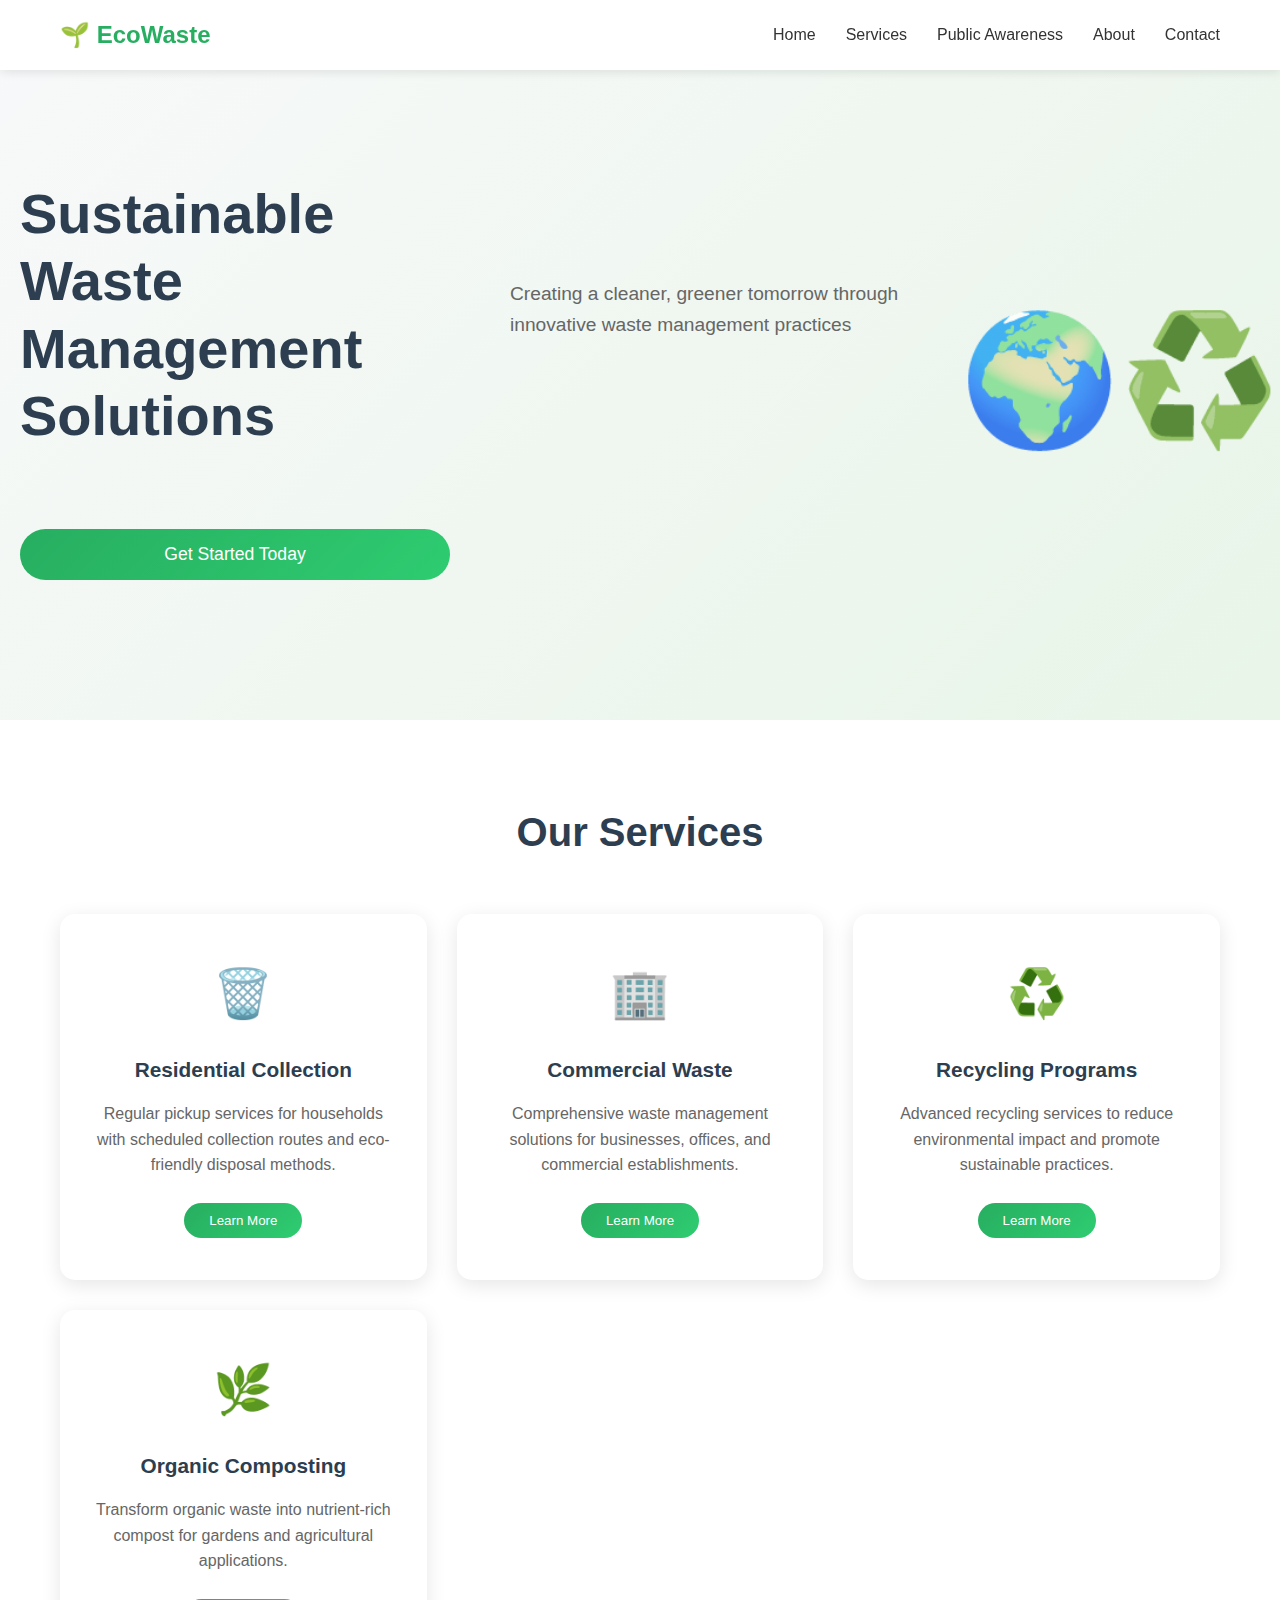
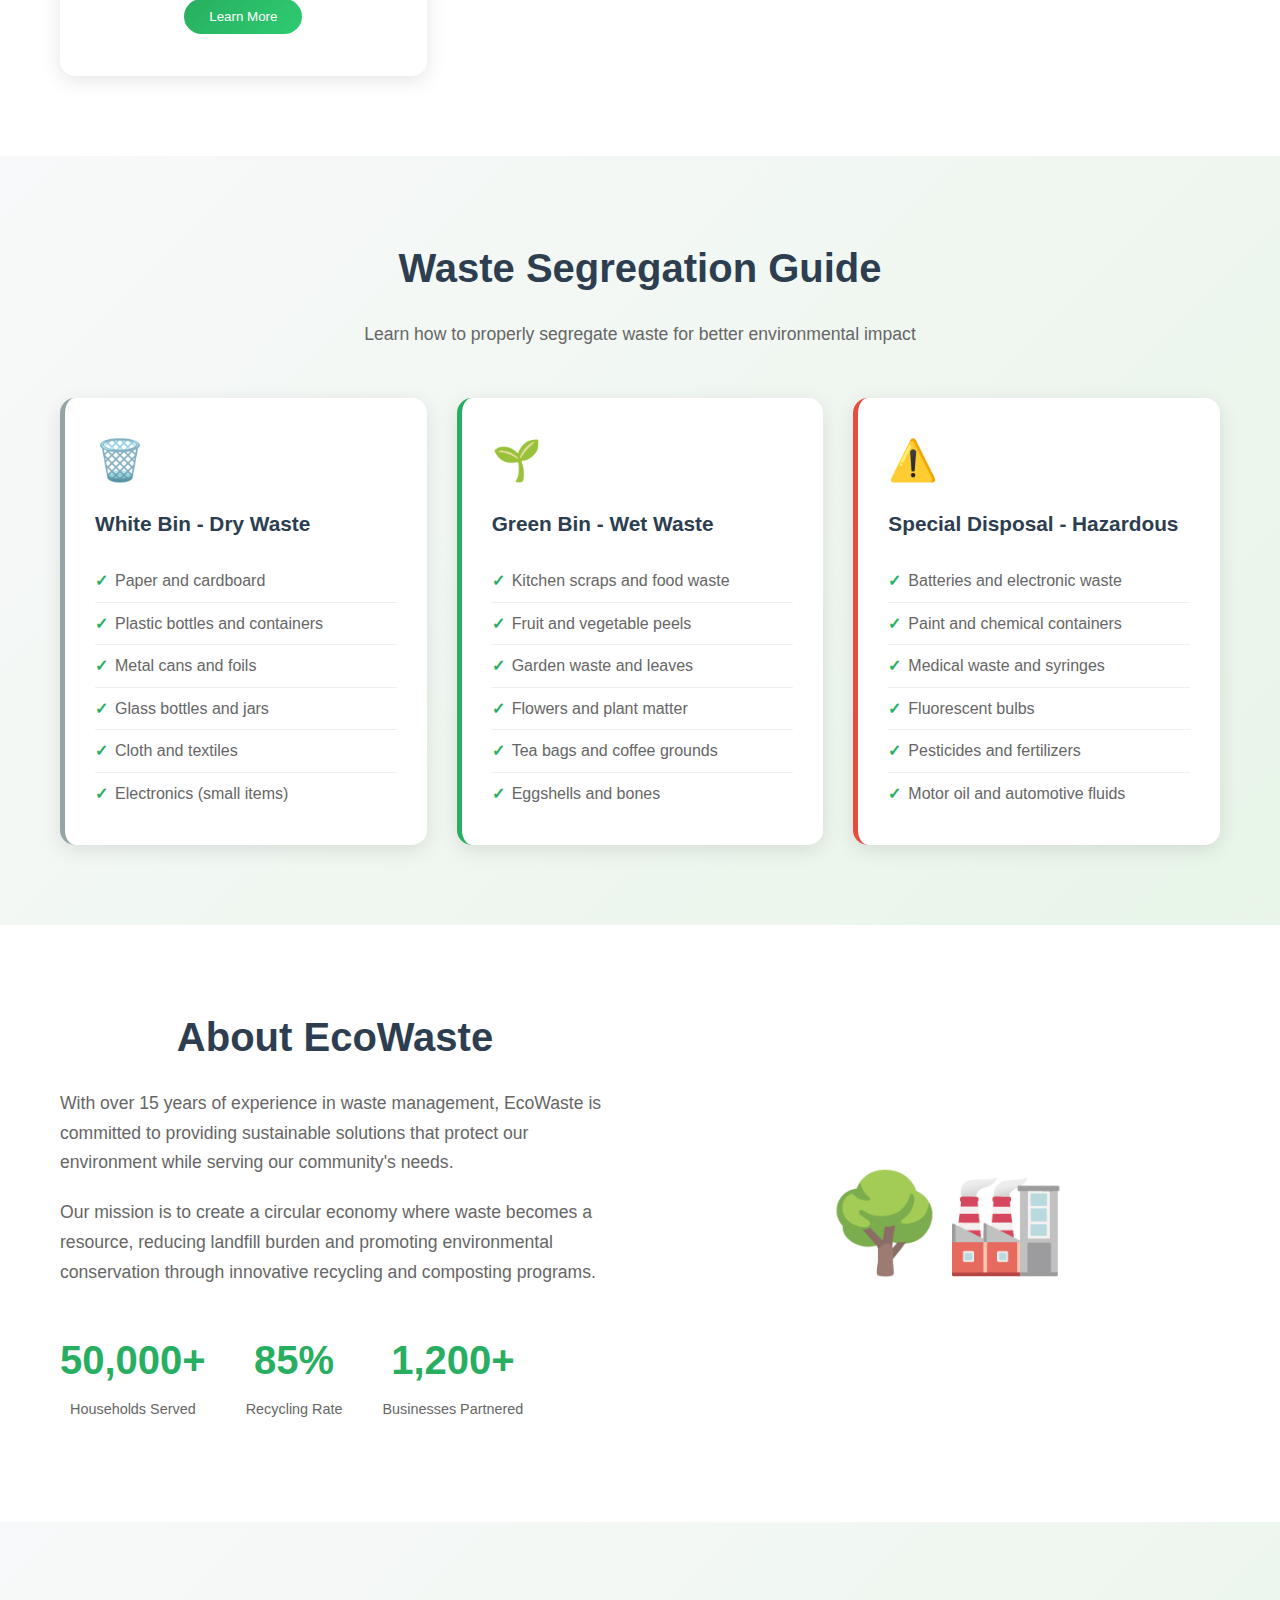
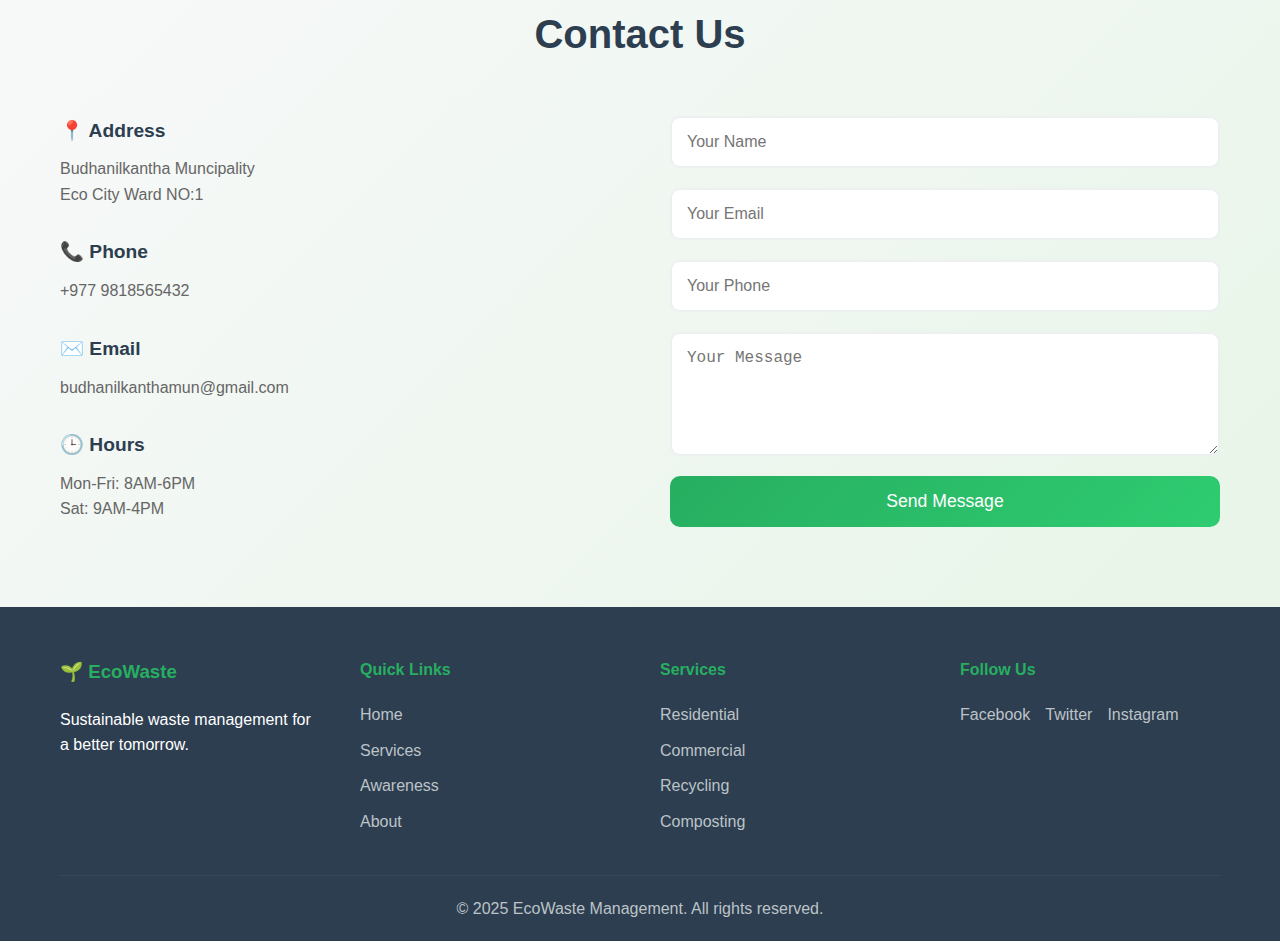
<file: templates/index.html>
<!DOCTYPE html>
<html lang="en">
<head>
    <meta charset="UTF-8">
    <meta name="viewport" content="width=device-width, initial-scale=1.0">
    <title>EcoWaste Management - Sustainable Solutions</title>
    <link rel="stylesheet" href="../css/style.css">
</head>
<body>
    <!-- Navigation -->
    <nav class="navbar">
        <div class="nav-container">
            <div class="nav-logo">
                <h2>🌱 EcoWaste</h2>
            </div>
            <ul class="nav-menu">
                <li class="nav-item">
                    <a href="#home" class="nav-link">Home</a>
                </li>
                <li class="nav-item">
                    <a href="#services" class="nav-link">Services</a>
                </li>
                <li class="nav-item">
                    <a href="#awareness" class="nav-link">Public Awareness</a>
                </li>
                <li class="nav-item">
                    <a href="#about" class="nav-link">About</a>
                </li>
                <li class="nav-item">
                    <a href="contact.html" class="nav-link">Contact</a>
                </li>
            </ul>
            <div class="hamburger">
                <span class="bar"></span>
                <span class="bar"></span>
                <span class="bar"></span>
            </div>
        </div>
    </nav>

    <!-- Hero Section -->
    <section id="home" class="hero">
        <div class="hero-content">
            <h1>Sustainable Waste Management Solutions</h1>
            <p>Creating a cleaner, greener tomorrow through innovative waste management practices</p>
            <button class="cta-button">Get Started Today</button>
        </div>
        <div class="hero-image">
            <div class="hero-placeholder">🌍♻️</div>
        </div>
    </section>

    <!-- Services Section -->
    <section id="services" class="services">
        <div class="container">
            <h2 class="section-title">Our Services</h2>
            <div class="services-grid">
                <div class="service-card">
                    <div class="card-icon">🗑️</div>
                    <h3>Residential Collection</h3>
                    <p>Regular pickup services for households with scheduled collection routes and eco-friendly disposal methods.</p>
                    <button class="card-button">Learn More</button>
                </div>
                <div class="service-card">
                    <div class="card-icon">🏢</div>
                    <h3>Commercial Waste</h3>
                    <p>Comprehensive waste management solutions for businesses, offices, and commercial establishments.</p>
                    <button class="card-button">Learn More</button>
                </div>
                <div class="service-card">
                    <div class="card-icon">♻️</div>
                    <h3>Recycling Programs</h3>
                    <p>Advanced recycling services to reduce environmental impact and promote sustainable practices.</p>
                    <button class="card-button">Learn More</button>
                </div>
                <div class="service-card">
                    <div class="card-icon">🌿</div>
                    <h3>Organic Composting</h3>
                    <p>Transform organic waste into nutrient-rich compost for gardens and agricultural applications.</p>
                    <button class="card-button">Learn More</button>
                </div>
            </div>
        </div>
    </section>

    <!-- Public Awareness Section -->
    <section id="awareness" class="awareness">
        <div class="container">
            <h2 class="section-title">Waste Segregation Guide</h2>
            <p class="section-subtitle">Learn how to properly segregate waste for better environmental impact</p>
            
            <div class="bin-guide">
                <div class="bin-card white-bin">
                    <div class="bin-icon">🗑️</div>
                    <h3>White Bin - Dry Waste</h3>
                    <ul class="waste-list">
                        <li>Paper and cardboard</li>
                        <li>Plastic bottles and containers</li>
                        <li>Metal cans and foils</li>
                        <li>Glass bottles and jars</li>
                        <li>Cloth and textiles</li>
                        <li>Electronics (small items)</li>
                    </ul>
                </div>
                
                <div class="bin-card green-bin">
                    <div class="bin-icon">🌱</div>
                    <h3>Green Bin - Wet Waste</h3>
                    <ul class="waste-list">
                        <li>Kitchen scraps and food waste</li>
                        <li>Fruit and vegetable peels</li>
                        <li>Garden waste and leaves</li>
                        <li>Flowers and plant matter</li>
                        <li>Tea bags and coffee grounds</li>
                        <li>Eggshells and bones</li>
                    </ul>
                </div>
                
                <div class="bin-card hazard-bin">
                    <div class="bin-icon">⚠️</div>
                    <h3>Special Disposal - Hazardous</h3>
                    <ul class="waste-list">
                        <li>Batteries and electronic waste</li>
                        <li>Paint and chemical containers</li>
                        <li>Medical waste and syringes</li>
                        <li>Fluorescent bulbs</li>
                        <li>Pesticides and fertilizers</li>
                        <li>Motor oil and automotive fluids</li>
                    </ul>
                </div>
            </div>
        </div>
    </section>

    <!-- About Section -->
    <section id="about" class="about">
        <div class="container">
            <div class="about-content">
                <div class="about-text">
                    <h2 class="section-title">About EcoWaste</h2>
                    <p>With over 15 years of experience in waste management, EcoWaste is committed to providing sustainable solutions that protect our environment while serving our community's needs.</p>
                    <p>Our mission is to create a circular economy where waste becomes a resource, reducing landfill burden and promoting environmental conservation through innovative recycling and composting programs.</p>
                    <div class="stats">
                        <div class="stat">
                            <h3>50,000+</h3>
                            <p>Households Served</p>
                        </div>
                        <div class="stat">
                            <h3>85%</h3>
                            <p>Recycling Rate</p>
                        </div>
                        <div class="stat">
                            <h3>1,200+</h3>
                            <p>Businesses Partnered</p>
                        </div>
                    </div>
                </div>
                <div class="about-image">
                    <div class="about-placeholder">🌳🏭</div>
                </div>
            </div>
        </div>
    </section>

    <!-- Contact Section -->
    <section id="contact" class="contact">
        <div class="container">
            <h2 class="section-title">Contact Us</h2>
            <div class="contact-content">
                <div class="contact-info">
                    <div class="contact-item">
                        <h3>📍 Address</h3>
                        <p>Budhanilkantha Muncipality<br>Eco City Ward NO:1</p>
                    </div>
                    <div class="contact-item">
                        <h3>📞 Phone</h3>
                        <p>+977 9818565432</p>
                    </div>
                    <div class="contact-item">
                        <h3>✉️ Email</h3>
                        <p> budhanilkanthamun@gmail.com </p>
                    </div>
                    <div class="contact-item">
                        <h3>🕒 Hours</h3>
                        <p>Mon-Fri: 8AM-6PM<br>Sat: 9AM-4PM</p>
                    </div>
                </div>
                <form class="contact-form">
                    <input type="text" placeholder="Your Name" required>
                    <input type="email" placeholder="Your Email" required>
                    <input type="tel" placeholder="Your Phone">
                    <textarea placeholder="Your Message" rows="5" required></textarea>
                    <button type="submit" class="submit-button">Send Message</button>
                </form>
            </div>
        </div>
    </section>

    <!-- Footer -->
    <footer class="footer">
        <div class="container">
            <div class="footer-content">
                <div class="footer-section">
                    <h3>🌱 EcoWaste</h3>
                    <p>Sustainable waste management for a better tomorrow.</p>
                </div>
                <div class="footer-section">
                    <h4>Quick Links</h4>
                    <ul>
                        <li><a href="#home">Home</a></li>
                        <li><a href="#services">Services</a></li>
                        <li><a href="#awareness">Awareness</a></li>
                        <li><a href="#about">About</a></li>
                    </ul>
                </div>
                <div class="footer-section">
                    <h4>Services</h4>
                    <ul>
                        <li><a href="#">Residential</a></li>
                        <li><a href="#">Commercial</a></li>
                        <li><a href="#">Recycling</a></li>
                        <li><a href="#">Composting</a></li>
                    </ul>
                </div>
                <div class="footer-section">
                    <h4>Follow Us</h4>
                    <div class="social-links">
                        <a href="#">Facebook</a>
                        <a href="#">Twitter</a>
                        <a href="#">Instagram</a>
                    </div>
                </div>
            </div>
            <div class="footer-bottom">
                <p>&copy; 2025 EcoWaste Management. All rights reserved.</p>
            </div>
        </div>
    </footer>

    <script src="../javascript/script.js"></script>
</body>
</html>
</file>
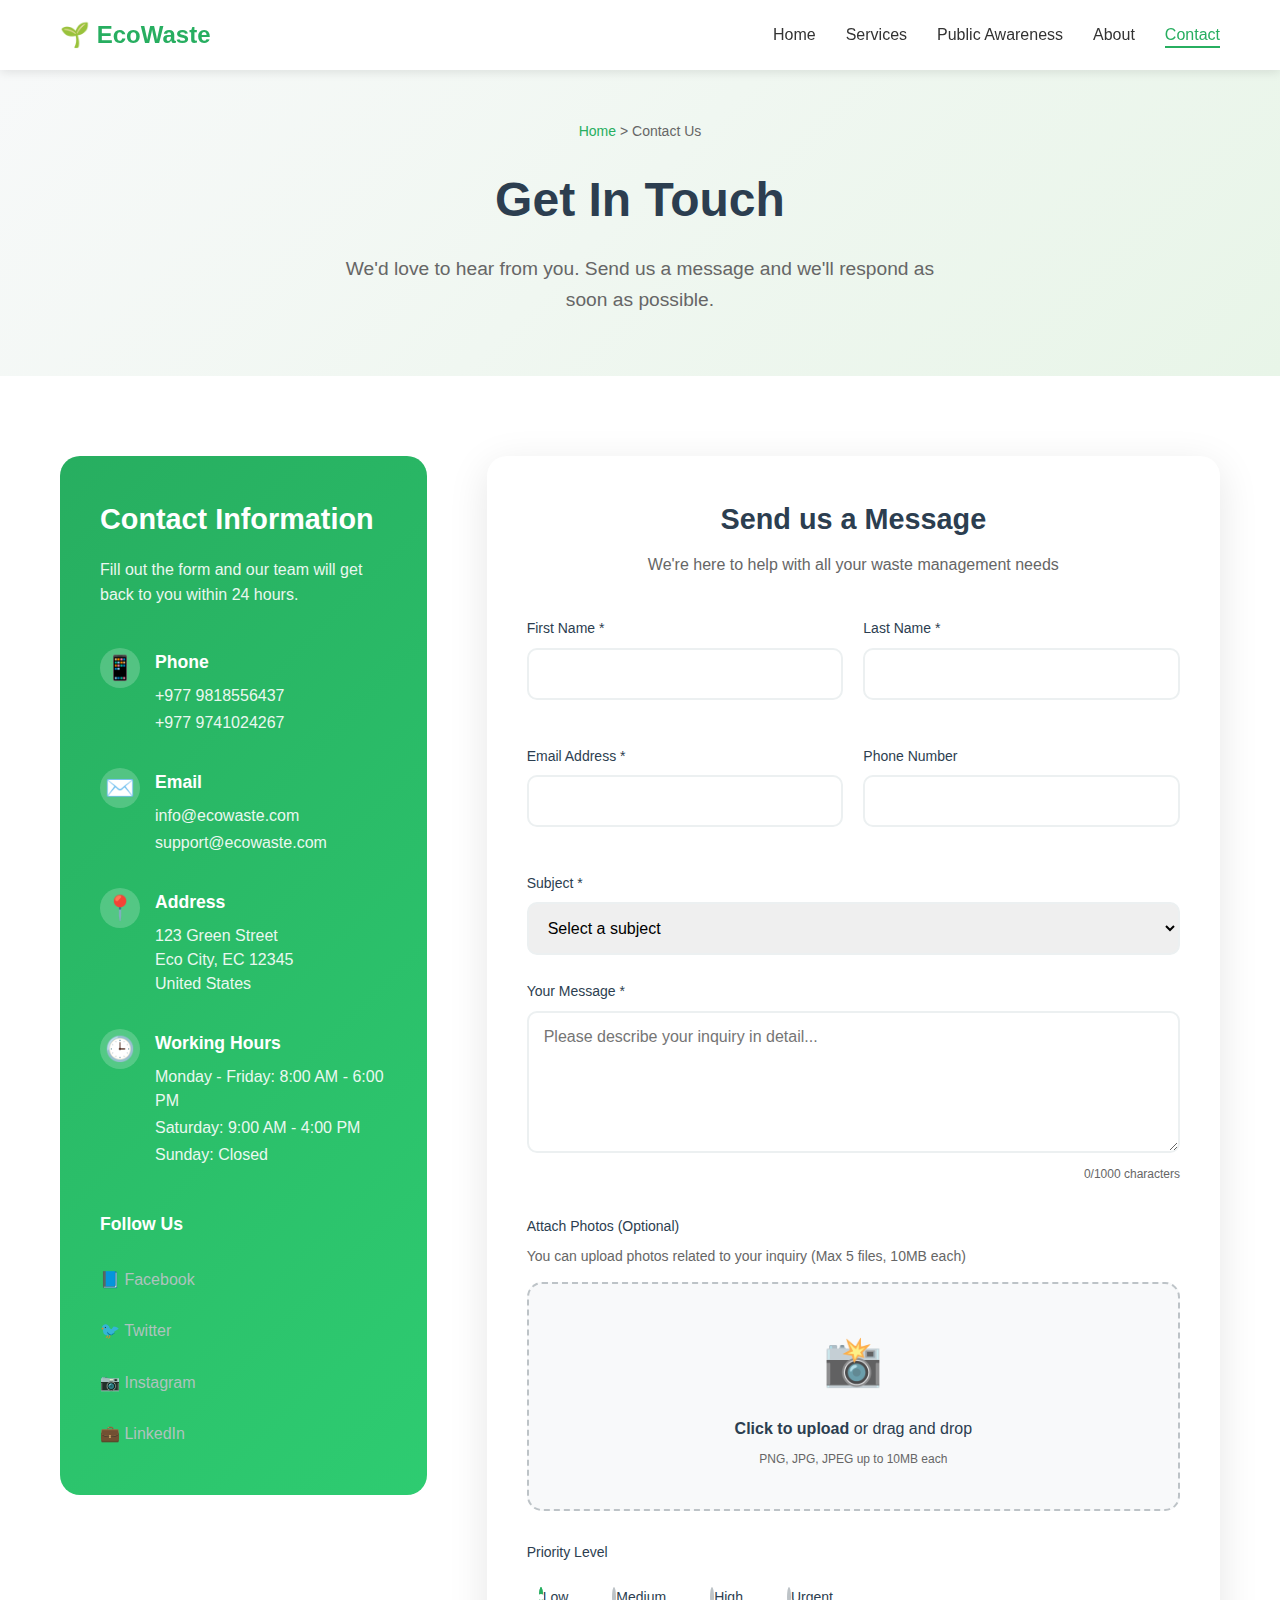
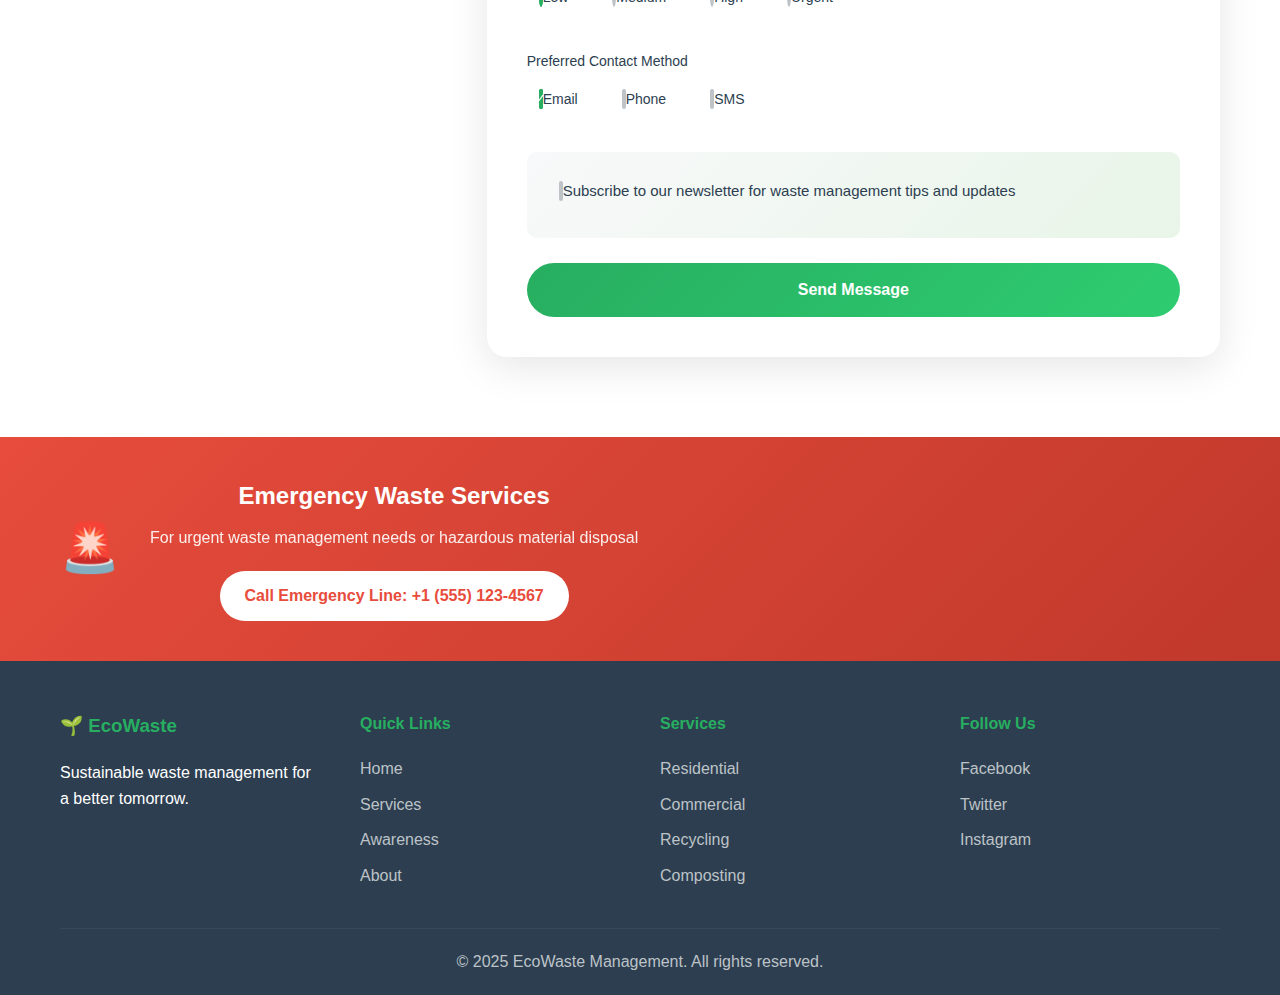
<file: templates/contact.html>
<!DOCTYPE html>
<html lang="en">
<head>
    <meta charset="UTF-8">
    <meta name="viewport" content="width=device-width, initial-scale=1.0">
    <title>Contact Us - EcoWaste Management</title>
    <link rel="stylesheet" href="../css/style.css">
    <link rel="stylesheet" href="../css/contact.css">
</head>
<body>
    <!-- Navigation -->
    <nav class="navbar">
        <div class="nav-container">
            <div class="nav-logo">
                <h2>🌱 EcoWaste</h2>
            </div>
            <ul class="nav-menu">
                <li class="nav-item">
                    <a href="index.html" class="nav-link">Home</a>
                </li>
                <li class="nav-item">
                    <a href="index.html#services" class="nav-link">Services</a>
                </li>
                <li class="nav-item">
                    <a href="index.html#awareness" class="nav-link">Public Awareness</a>
                </li>
                <li class="nav-item">
                    <a href="index.html#about" class="nav-link">About</a>
                </li>
                <li class="nav-item">
                    <a href="contact.html" class="nav-link active">Contact</a>
                </li>
            </ul>
            <div class="hamburger">
                <span class="bar"></span>
                <span class="bar"></span>
                <span class="bar"></span>
            </div>
        </div>
    </nav>

    <!-- Contact Hero Section -->
    <section class="contact-hero">
        <div class="container">
            <div class="breadcrumb">
                <a href="index.html">Home</a> > <span>Contact Us</span>
            </div>
            <h1>Get In Touch</h1>
            <p>We'd love to hear from you. Send us a message and we'll respond as soon as possible.</p>
        </div>
    </section>

    <!-- Contact Form Section -->
    <section class="contact-form-section">
        <div class="container">
            <div class="contact-layout">
                <!-- Contact Information -->
                <div class="contact-info-card">
                    <h2>Contact Information</h2>
                    <p>Fill out the form and our team will get back to you within 24 hours.</p>
                    
                    <div class="contact-details">
                        <div class="contact-detail">
                            <div class="contact-icon">📱</div>
                            <div class="contact-text">
                                <h4>Phone</h4>
                                <p>+977 9818556437</p>
                                <p>+977 9741024267</p>
                            </div>
                        </div>
                        
                        <div class="contact-detail">
                            <div class="contact-icon">✉️</div>
                            <div class="contact-text">
                                <h4>Email</h4>
                                <p>info@ecowaste.com</p>
                                <p>support@ecowaste.com</p>
                            </div>
                        </div>
                        
                        <div class="contact-detail">
                            <div class="contact-icon">📍</div>
                            <div class="contact-text">
                                <h4>Address</h4>
                                <p>123 Green Street<br>Eco City, EC 12345<br>United States</p>
                            </div>
                        </div>
                        
                        <div class="contact-detail">
                            <div class="contact-icon">🕒</div>
                            <div class="contact-text">
                                <h4>Working Hours</h4>
                                <p>Monday - Friday: 8:00 AM - 6:00 PM</p>
                                <p>Saturday: 9:00 AM - 4:00 PM</p>
                                <p>Sunday: Closed</p>
                            </div>
                        </div>
                    </div>
                    
                    <div class="social-media">
                        <h4>Follow Us</h4>
                        <div class="social-links">
                            <a href="#" class="social-link">📘 Facebook</a>
                            <a href="#" class="social-link">🐦 Twitter</a>
                            <a href="#" class="social-link">📷 Instagram</a>
                            <a href="#" class="social-link">💼 LinkedIn</a>
                        </div>
                    </div>
                </div>

                <!-- Contact Form -->
                <div class="contact-form-card">
                    <form class="advanced-contact-form" id="contactForm">
                        <div class="form-header">
                            <h2>Send us a Message</h2>
                            <p>We're here to help with all your waste management needs</p>
                        </div>

                        <div class="form-row">
                            <div class="form-group">
                                <label for="firstName">First Name *</label>
                                <input type="text" id="firstName" name="firstName" required>
                            </div>
                            <div class="form-group">
                                <label for="lastName">Last Name *</label>
                                <input type="text" id="lastName" name="lastName" required>
                            </div>
                        </div>

                        <div class="form-row">
                            <div class="form-group">
                                <label for="email">Email Address *</label>
                                <input type="email" id="email" name="email" required>
                            </div>
                            <div class="form-group">
                                <label for="phone">Phone Number</label>
                                <input type="tel" id="phone" name="phone">
                            </div>
                        </div>

                        <div class="form-group">
                            <label for="subject">Subject *</label>
                            <select id="subject" name="subject" required>
                                <option value="">Select a subject</option>
                                <option value="residential">Residential Services</option>
                                <option value="commercial">Commercial Services</option>
                                <option value="recycling">Recycling Programs</option>
                                <option value="composting">Organic Composting</option>
                                <option value="complaint">Service Complaint</option>
                                <option value="billing">Billing Inquiry</option>
                                <option value="other">Other</option>
                            </select>
                        </div>

                        <div class="form-group">
                            <label for="message">Your Message *</label>
                            <textarea id="message" name="message" rows="6" placeholder="Please describe your inquiry in detail..." required></textarea>
                            <div class="character-count">
                                <span id="charCount">0</span>/1000 characters
                            </div>
                        </div>

                        <!-- Photo Upload Section -->
                        <div class="form-group photo-upload-section">
                            <label for="photoUpload">Attach Photos (Optional)</label>
                            <p class="upload-description">You can upload photos related to your inquiry (Max 5 files, 10MB each)</p>
                            
                            <div class="upload-area" id="uploadArea">
                                <div class="upload-content">
                                    <div class="upload-icon">📸</div>
                                    <p class="upload-text">
                                        <strong>Click to upload</strong> or drag and drop
                                    </p>
                                    <p class="upload-formats">PNG, JPG, JPEG up to 10MB each</p>
                                </div>
                                <input type="file" id="photoUpload" name="photos" multiple accept="image/*" hidden>
                            </div>
                            
                            <div class="uploaded-files" id="uploadedFiles"></div>
                        </div>

                        <!-- Priority Level -->
                        <div class="form-group">
                            <label class="priority-label">Priority Level</label>
                            <div class="priority-options">
                                <label class="radio-option">
                                    <input type="radio" name="priority" value="low" checked>
                                    <span class="radio-custom"></span>
                                    <span class="radio-text">Low</span>
                                </label>
                                <label class="radio-option">
                                    <input type="radio" name="priority" value="medium">
                                    <span class="radio-custom"></span>
                                    <span class="radio-text">Medium</span>
                                </label>
                                <label class="radio-option">
                                    <input type="radio" name="priority" value="high">
                                    <span class="radio-custom"></span>
                                    <span class="radio-text">High</span>
                                </label>
                                <label class="radio-option">
                                    <input type="radio" name="priority" value="urgent">
                                    <span class="radio-custom"></span>
                                    <span class="radio-text">Urgent</span>
                                </label>
                            </div>
                        </div>

                        <!-- Preferred Contact Method -->
                        <div class="form-group">
                            <label>Preferred Contact Method</label>
                            <div class="checkbox-group">
                                <label class="checkbox-option">
                                    <input type="checkbox" name="contactMethod" value="email" checked>
                                    <span class="checkbox-custom"></span>
                                    <span class="checkbox-text">Email</span>
                                </label>
                                <label class="checkbox-option">
                                    <input type="checkbox" name="contactMethod" value="phone">
                                    <span class="checkbox-custom"></span>
                                    <span class="checkbox-text">Phone</span>
                                </label>
                                <label class="checkbox-option">
                                    <input type="checkbox" name="contactMethod" value="sms">
                                    <span class="checkbox-custom"></span>
                                    <span class="checkbox-text">SMS</span>
                                </label>
                            </div>
                        </div>

                        <!-- Newsletter Subscription -->
                        <div class="form-group newsletter-section">
                            <label class="checkbox-option newsletter-option">
                                <input type="checkbox" name="newsletter" value="yes">
                                <span class="checkbox-custom"></span>
                                <span class="checkbox-text">
                                    Subscribe to our newsletter for waste management tips and updates
                                </span>
                            </label>
                        </div>

                        <!-- Submit Button -->
                        <button type="submit" class="submit-btn" id="submitBtn">
                            <span class="btn-text">Send Message</span>
                            <div class="btn-loader" style="display: none;">
                                <div class="spinner"></div>
                            </div>
                        </button>

                        <!-- Form Status -->
                        <div class="form-status" id="formStatus"></div>
                    </form>
                </div>
            </div>
        </div>
    </section>

    <!-- Emergency Contact Section -->
    <section class="emergency-contact">
        <div class="container">
            <div class="emergency-card">
                <div class="emergency-icon">🚨</div>
                <div class="emergency-content">
                    <h3>Emergency Waste Services</h3>
                    <p>For urgent waste management needs or hazardous material disposal</p>
                    <a href="tel:01-4372725 " class="emergency-btn">Call Emergency Line: +1 (555) 123-4567</a>
                </div>
            </div>
        </div>
    </section>

    <!-- Footer -->
    <footer class="footer">
        <div class="container">
            <div class="footer-content">
                <div class="footer-section">
                    <h3>🌱 EcoWaste</h3>
                    <p>Sustainable waste management for a better tomorrow.</p>
                </div>
                <div class="footer-section">
                    <h4>Quick Links</h4>
                    <ul>
                        <li><a href="index.html">Home</a></li>
                        <li><a href="index.html#services">Services</a></li>
                        <li><a href="index.html#awareness">Awareness</a></li>
                        <li><a href="index.html#about">About</a></li>
                    </ul>
                </div>
                <div class="footer-section">
                    <h4>Services</h4>
                    <ul>
                        <li><a href="#">Residential</a></li>
                        <li><a href="#">Commercial</a></li>
                        <li><a href="#">Recycling</a></li>
                        <li><a href="#">Composting</a></li>
                    </ul>
                </div>
                <div class="footer-section">
                    <h4>Follow Us</h4>
                    <div class="social-links">
                        <a href="#">Facebook</a>
                        <a href="#">Twitter</a>
                        <a href="#">Instagram</a>
                    </div>
                </div>
            </div>
            <div class="footer-bottom">
                <p>&copy; 2025 EcoWaste Management. All rights reserved.</p>
            </div>
        </div>
    </footer>

    <script src="../javascript/script.js"></script>
    <!-- <script src="contact-script.js"></script> -->
</body>
</html>
</file>
<file: css/contact.css>
/* Contact Page Specific Styles */

/* Contact Hero Section */
.contact-hero {
    background: linear-gradient(135deg, #f8f9fa 0%, #e8f5e8 100%);
    padding: 120px 0 60px;
    text-align: center;
}

.breadcrumb {
    margin-bottom: 20px;
    font-size: 14px;
    color: #666;
}

.breadcrumb a {
    color: #27ae60;
    text-decoration: none;
}

.breadcrumb a:hover {
    text-decoration: underline;
}

.contact-hero h1 {
    font-size: 3rem;
    color: #2c3e50;
    margin-bottom: 15px;
}

.contact-hero p {
    font-size: 1.2rem;
    color: #666;
    max-width: 600px;
    margin: 0 auto;
}

/* Contact Form Section */
.contact-form-section {
    padding: 80px 0;
    background-color: #ffffff;
}

.contact-layout {
    display: grid;
    grid-template-columns: 1fr 2fr;
    gap: 60px;
    align-items: start;
}

/* Contact Information Card */
.contact-info-card {
    background: linear-gradient(135deg, #27ae60, #2ecc71);
    padding: 40px;
    border-radius: 20px;
    color: white;
    height: fit-content;
    position: sticky;
    top: 100px;
}

.contact-info-card h2 {
    margin-bottom: 15px;
    font-size: 1.8rem;
}

.contact-info-card > p {
    margin-bottom: 40px;
    opacity: 0.9;
}

.contact-details {
    margin-bottom: 40px;
}

.contact-detail {
    display: flex;
    align-items: flex-start;
    margin-bottom: 30px;
    gap: 15px;
}

.contact-icon {
    font-size: 1.5rem;
    width: 40px;
    height: 40px;
    background: rgba(255, 255, 255, 0.2);
    border-radius: 50%;
    display: flex;
    align-items: center;
    justify-content: center;
    flex-shrink: 0;
}

.contact-text h4 {
    margin-bottom: 8px;
    font-size: 1.1rem;
}

.contact-text p {
    opacity: 0.9;
    line-height: 1.5;
    margin-bottom: 3px;
}

.social-media h4 {
    margin-bottom: 20px;
    font-size: 1.1rem;
}

.social-links {
    display: flex;
    flex-direction: column;
    gap: 10px;
}

.social-link {
    color: white;
    text-decoration: none;
    padding: 8px 0;
    opacity: 0.9;
    transition: opacity 0.3s ease;
}

.social-link:hover {
    opacity: 1;
}

/* Contact Form Card */
.contact-form-card {
    background: #ffffff;
    padding: 40px;
    border-radius: 20px;
    box-shadow: 0 10px 40px rgba(0, 0, 0, 0.1);
}

.form-header {
    text-align: center;
    margin-bottom: 40px;
}

.form-header h2 {
    color: #2c3e50;
    font-size: 1.8rem;
    margin-bottom: 10px;
}

.form-header p {
    color: #666;
}

/* Form Styling */
.advanced-contact-form {
    max-width: 100%;
}

.form-row {
    display: grid;
    grid-template-columns: 1fr 1fr;
    gap: 20px;
    margin-bottom: 20px;
}

.form-group {
    margin-bottom: 25px;
}

.form-group label {
    display: block;
    margin-bottom: 8px;
    color: #2c3e50;
    font-weight: 500;
    font-size: 14px;
}

.form-group input,
.form-group select,
.form-group textarea {
    width: 100%;
    padding: 15px;
    border: 2px solid #ecf0f1;
    border-radius: 10px;
    font-size: 16px;
    transition: all 0.3s ease;
    font-family: inherit;
}

.form-group input:focus,
.form-group select:focus,
.form-group textarea:focus {
    outline: none;
    border-color: #27ae60;
    box-shadow: 0 0 0 3px rgba(39, 174, 96, 0.1);
}

.form-group textarea {
    resize: vertical;
    min-height: 120px;
}

.character-count {
    text-align: right;
    font-size: 12px;
    color: #666;
    margin-top: 5px;
}

/* Photo Upload Section */
.photo-upload-section {
    margin: 30px 0;
}

.upload-description {
    font-size: 14px;
    color: #666;
    margin-bottom: 15px;
}

.upload-area {
    border: 2px dashed #bdc3c7;
    border-radius: 15px;
    padding: 40px 20px;
    text-align: center;
    cursor: pointer;
    transition: all 0.3s ease;
    background: #f8f9fa;
}

.upload-area:hover {
    border-color: #27ae60;
    background: rgba(39, 174, 96, 0.05);
}

.upload-area.dragover {
    border-color: #27ae60;
    background: rgba(39, 174, 96, 0.1);
    transform: scale(1.02);
}

.upload-content {
    pointer-events: none;
}

.upload-icon {
    font-size: 3rem;
    margin-bottom: 15px;
    opacity: 0.7;
}

.upload-text {
    color: #2c3e50;
    margin-bottom: 8px;
}

.upload-formats {
    font-size: 12px;
    color: #666;
}

.uploaded-files {
    margin-top: 20px;
}

.file-item {
    display: flex;
    align-items: center;
    justify-content: space-between;
    padding: 10px 15px;
    background: #f8f9fa;
    border-radius: 8px;
    margin-bottom: 10px;
}

.file-info {
    display: flex;
    align-items: center;
    gap: 10px;
}

.file-icon {
    width: 40px;
    height: 40px;
    border-radius: 5px;
    object-fit: cover;
}

.file-details {
    flex: 1;
}

.file-name {
    font-weight: 500;
    color: #2c3e50;
    margin-bottom: 2px;
}

.file-size {
    font-size: 12px;
    color: #666;
}

.file-remove {
    background: #e74c3c;
    color: white;
    border: none;
    border-radius: 50%;
    width: 24px;
    height: 24px;
    cursor: pointer;
    font-size: 14px;
    display: flex;
    align-items: center;
    justify-content: center;
}

.file-remove:hover {
    background: #c0392b;
}

/* Priority Options */
.priority-label {
    margin-bottom: 15px !important;
}

.priority-options {
    display: flex;
    gap: 20px;
    flex-wrap: wrap;
}

.radio-option {
    display: flex;
    align-items: center;
    gap: 8px;
    cursor: pointer;
    padding: 8px 12px;
    border-radius: 8px;
    transition: background-color 0.3s ease;
}

.radio-option:hover {
    background: #f8f9fa;
}

.radio-option input[type="radio"] {
    display: none;
}

.radio-custom {
    width: 18px;
    height: 18px;
    border: 2px solid #bdc3c7;
    border-radius: 50%;
    position: relative;
    transition: all 0.3s ease;
}

.radio-option input[type="radio"]:checked + .radio-custom {
    border-color: #27ae60;
    background: #27ae60;
}

.radio-option input[type="radio"]:checked + .radio-custom::after {
    content: '';
    width: 6px;
    height: 6px;
    border-radius: 50%;
    background: white;
    position: absolute;
    top: 50%;
    left: 50%;
    transform: translate(-50%, -50%);
}

.radio-text {
    color: #2c3e50;
    font-size: 14px;
}

/* Checkbox Options */
.checkbox-group {
    display: flex;
    gap: 20px;
    flex-wrap: wrap;
}

.checkbox-option {
    display: flex;
    align-items: center;
    gap: 8px;
    cursor: pointer;
    padding: 8px 12px;
    border-radius: 8px;
    transition: background-color 0.3s ease;
}

.checkbox-option:hover {
    background: #f8f9fa;
}

.checkbox-option input[type="checkbox"] {
    display: none;
}

.checkbox-custom {
    width: 18px;
    height: 18px;
    border: 2px solid #bdc3c7;
    border-radius: 4px;
    position: relative;
    transition: all 0.3s ease;
}

.checkbox-option input[type="checkbox"]:checked + .checkbox-custom {
    border-color: #27ae60;
    background: #27ae60;
}

.checkbox-option input[type="checkbox"]:checked + .checkbox-custom::after {
    content: '✓';
    color: white;
    font-size: 12px;
    position: absolute;
    top: 50%;
    left: 50%;
    transform: translate(-50%, -50%);
}

.checkbox-text {
    color: #2c3e50;
    font-size: 14px;
}

/* Newsletter Section */
.newsletter-section {
    background: linear-gradient(135deg, #f8f9fa, #e8f5e8);
    padding: 20px;
    border-radius: 10px;
    margin: 25px 0;
}

.newsletter-option .checkbox-text {
    font-size: 15px;
    line-height: 1.4;
}

/* Submit Button */
.submit-btn {
    width: 100%;
    background: linear-gradient(135deg, #27ae60, #2ecc71);
    color: white;
    border: none;
    padding: 18px 30px;
    border-radius: 50px;
    font-size: 16px;
    font-weight: 600;
    cursor: pointer;
    transition: all 0.3s ease;
    position: relative;
    overflow: hidden;
    display: flex;
    align-items: center;
    justify-content: center;
    gap: 10px;
}

.submit-btn:hover {
    background: linear-gradient(135deg, #229954, #27ae60);
    transform: translateY(-2px);
    box-shadow: 0 10px 25px rgba(39, 174, 96, 0.3);
}

.submit-btn:disabled {
    opacity: 0.7;
    cursor: not-allowed;
    transform: none;
}

.btn-loader {
    display: flex;
    align-items: center;
    justify-content: center;
}

.spinner {
    width: 20px;
    height: 20px;
    border: 2px solid rgba(255, 255, 255, 0.3);
    border-radius: 50%;
    border-top-color: white;
    animation: spin 1s ease-in-out infinite;
}

@keyframes spin {
    to { transform: rotate(360deg); }
}

/* Form Status */
.form-status {
    margin-top: 20px;
    padding: 15px;
    border-radius: 8px;
    text-align: center;
    font-weight: 500;
    display: none;
}

.form-status.success {
    background: #d5edda;
    color: #155724;
    border: 1px solid #c3e6cb;
    display: block;
}

.form-status.error {
    background: #f8d7da;
    color: #721c24;
    border: 1px solid #f5c6cb;
    display: block;
}

/* Emergency Contact Section */
.emergency-contact {
    background: linear-gradient(135deg, #e74c3c, #c0392b);
    padding: 40px 0;
}

.emergency-card {
    display: flex;
    align-items: center;
    gap: 30px;
    text-align: center;
    color: white;
}

.emergency-icon {
    font-size: 3rem;
    animation: pulse 2s infinite;
}

@keyframes pulse {
    0%, 100% { transform: scale(1); }
    50% { transform: scale(1.1); }
}

.emergency-content h3 {
    margin-bottom: 10px;
    font-size: 1.5rem;
}

.emergency-content p {
    margin-bottom: 20px;
    opacity: 0.9;
}

.emergency-btn {
    background: white;
    color: #e74c3c;
    padding: 12px 25px;
    border-radius: 25px;
    text-decoration: none;
    font-weight: 600;
    transition: all 0.3s ease;
    display: inline-block;
}

.emergency-btn:hover {
    background: #f8f9fa;
    transform: translateY(-2px);
    box-shadow: 0 5px 15px rgba(0, 0, 0, 0.2);
}

/* Active Navigation Link */
.nav-link.active {
    color: #27ae60;
    position: relative;
}

.nav-link.active::after {
    content: '';
    position: absolute;
    bottom: -5px;
    left: 0;
    width: 100%;
    height: 2px;
    background: #27ae60;
}

/* Responsive Design */
@media (max-width: 768px) {
    .contact-layout {
        grid-template-columns: 1fr;
        gap: 40px;
    }
    
    .contact-info-card {
        position: static;
    }
    
    .form-row {
        grid-template-columns: 1fr;
    }
    
    .contact-hero h1 {
        font-size: 2.5rem;
    }
    
    .priority-options,
    .checkbox-group {
        flex-direction: column;
        gap: 10px;
    }
    
    .emergency-card {
        flex-direction: column;
        gap: 20px;
    }
    
    .contact-form-card,
    .contact-info-card {
        padding: 25px;
    }
}

@media (max-width: 480px) {
    .contact-hero {
        padding: 100px 0 40px;
    }
    
    .contact-hero h1 {
        font-size: 2rem;
    }
    
    .contact-form-section {
        padding: 40px 0;
    }
    
    .upload-area {
        padding: 30px 15px;
    }
    
    .upload-icon {
        font-size: 2rem;
    }
}
</file>
<file: css/style.css>
/* Reset and Base Styles */
* {
    margin: 0;
    padding: 0;
    box-sizing: border-box;
}

body {
    font-family: 'Arial', sans-serif;
    line-height: 1.6;
    color: #333;
    background-color: #ffffff;
}

.container {
    max-width: 1200px;
    margin: 0 auto;
    padding: 0 20px;
}

/* Navigation */
.navbar {
    background-color: #ffffff;
    box-shadow: 0 2px 10px rgba(0, 0, 0, 0.1);
    position: fixed;
    top: 0;
    width: 100%;
    z-index: 1000;
}

.nav-container {
    max-width: 1200px;
    margin: 0 auto;
    padding: 0 20px;
    display: flex;
    justify-content: space-between;
    align-items: center;
    height: 70px;
}

.nav-logo h2 {
    color: #27ae60;
    font-size: 24px;
    font-weight: bold;
}

.nav-menu {
    display: flex;
    list-style: none;
    gap: 30px;
}

.nav-link {
    text-decoration: none;
    color: #333;
    font-weight: 500;
    transition: color 0.3s ease;
}

.nav-link:hover {
    color: #27ae60;
}

.hamburger {
    display: none;
    flex-direction: column;
    cursor: pointer;
}

.bar {
    width: 25px;
    height: 3px;
    background-color: #333;
    margin: 3px 0;
    transition: 0.3s;
}

/* Hero Section */
.hero {
    background: linear-gradient(135deg, #f8f9fa 0%, #e8f5e8 100%);
    padding: 120px 0 80px;
    display: flex;
    align-items: center;
    min-height: 80vh;
}

.hero-content {
    flex: 1;
    max-width: 1200px;
    margin: 0 auto;
    padding: 0 20px;
    display: grid;
    grid-template-columns: 1fr 1fr;
    gap: 60px;
    align-items: center;
}

.hero h1 {
    font-size: 3.5rem;
    color: #2c3e50;
    margin-bottom: 20px;
    line-height: 1.2;
}

.hero p {
    font-size: 1.2rem;
    color: #666;
    margin-bottom: 30px;
}

.cta-button {
    background: linear-gradient(135deg, #27ae60, #2ecc71);
    color: white;
    padding: 15px 30px;
    border: none;
    border-radius: 50px;
    font-size: 1.1rem;
    cursor: pointer;
    transition: transform 0.3s ease, box-shadow 0.3s ease;
}

.cta-button:hover {
    transform: translateY(-2px);
    box-shadow: 0 10px 25px rgba(39, 174, 96, 0.3);
}

.hero-image {
    display: flex;
    justify-content: center;
    align-items: center;
}

.hero-placeholder {
    font-size: 8rem;
    opacity: 0.8;
    animation: float 3s ease-in-out infinite;
}

@keyframes float {
    0%, 100% { transform: translateY(0); }
    50% { transform: translateY(-20px); }
}

/* Services Section */
.services {
    padding: 80px 0;
    background-color: #ffffff;
}

.section-title {
    text-align: center;
    font-size: 2.5rem;
    color: #2c3e50;
    margin-bottom: 20px;
}

.section-subtitle {
    text-align: center;
    font-size: 1.1rem;
    color: #666;
    margin-bottom: 50px;
}

.services-grid {
    display: grid;
    grid-template-columns: repeat(auto-fit, minmax(280px, 1fr));
    gap: 30px;
    margin-top: 50px;
}

.service-card {
    background: #ffffff;
    padding: 40px 30px;
    border-radius: 15px;
    text-align: center;
    box-shadow: 0 5px 20px rgba(0, 0, 0, 0.1);
    transition: transform 0.3s ease, box-shadow 0.3s ease;
    border: 2px solid transparent;
}

.service-card:hover {
    transform: translateY(-10px);
    box-shadow: 0 15px 40px rgba(0, 0, 0, 0.15);
    border-color: #27ae60;
}

.card-icon {
    font-size: 3rem;
    margin-bottom: 20px;
}

.service-card h3 {
    color: #2c3e50;
    margin-bottom: 15px;
    font-size: 1.3rem;
}

.service-card p {
    color: #666;
    margin-bottom: 25px;
    line-height: 1.6;
}

.card-button {
    background: linear-gradient(135deg, #27ae60, #2ecc71);
    color: white;
    padding: 10px 25px;
    border: none;
    border-radius: 25px;
    cursor: pointer;
    transition: all 0.3s ease;
}

.card-button:hover {
    background: linear-gradient(135deg, #229954, #27ae60);
    transform: scale(1.05);
}

/* Public Awareness Section */
.awareness {
    padding: 80px 0;
    background: linear-gradient(135deg, #f8f9fa 0%, #e8f5e8 100%);
}

.bin-guide {
    display: grid;
    grid-template-columns: repeat(auto-fit, minmax(320px, 1fr));
    gap: 30px;
    margin-top: 50px;
}

.bin-card {
    background: #ffffff;
    padding: 30px;
    border-radius: 15px;
    box-shadow: 0 5px 20px rgba(0, 0, 0, 0.1);
    transition: transform 0.3s ease;
}

.bin-card:hover {
    transform: translateY(-5px);
}

.white-bin {
    border-left: 5px solid #95a5a6;
}

.green-bin {
    border-left: 5px solid #27ae60;
}

.hazard-bin {
    border-left: 5px solid #e74c3c;
}

.bin-icon {
    font-size: 2.5rem;
    margin-bottom: 15px;
}

.bin-card h3 {
    color: #2c3e50;
    margin-bottom: 20px;
    font-size: 1.3rem;
}

.waste-list {
    list-style: none;
}

.waste-list li {
    padding: 8px 0;
    color: #666;
    border-bottom: 1px solid #ecf0f1;
    position: relative;
    padding-left: 20px;
}

.waste-list li:before {
    content: "✓";
    color: #27ae60;
    font-weight: bold;
    position: absolute;
    left: 0;
}

.waste-list li:last-child {
    border-bottom: none;
}

/* About Section */
.about {
    padding: 80px 0;
    background-color: #ffffff;
}

.about-content {
    display: grid;
    grid-template-columns: 1fr 1fr;
    gap: 60px;
    align-items: center;
}

.about-text p {
    color: #666;
    margin-bottom: 20px;
    font-size: 1.1rem;
    line-height: 1.7;
}

.stats {
    display: flex;
    gap: 40px;
    margin-top: 40px;
}

.stat {
    text-align: center;
}

.stat h3 {
    font-size: 2.5rem;
    color: #27ae60;
    margin-bottom: 5px;
}

.stat p {
    color: #666;
    font-size: 0.9rem;
}

.about-image {
    display: flex;
    justify-content: center;
    align-items: center;
}

.about-placeholder {
    font-size: 6rem;
    opacity: 0.8;
}

/* Contact Section */
.contact {
    padding: 80px 0;
    background: linear-gradient(135deg, #f8f9fa 0%, #e8f5e8 100%);
}

.contact-content {
    display: grid;
    grid-template-columns: 1fr 1fr;
    gap: 60px;
    margin-top: 50px;
}

.contact-info {
    display: flex;
    flex-direction: column;
    gap: 30px;
}

.contact-item h3 {
    color: #2c3e50;
    margin-bottom: 10px;
    font-size: 1.2rem;
}

.contact-item p {
    color: #666;
    line-height: 1.6;
}

.contact-form {
    display: flex;
    flex-direction: column;
    gap: 20px;
}

.contact-form input,
.contact-form textarea {
    padding: 15px;
    border: 2px solid #ecf0f1;
    border-radius: 10px;
    font-size: 1rem;
    transition: border-color 0.3s ease;
}

.contact-form input:focus,
.contact-form textarea:focus {
    outline: none;
    border-color: #27ae60;
}

.submit-button {
    background: linear-gradient(135deg, #27ae60, #2ecc71);
    color: white;
    padding: 15px 30px;
    border: none;
    border-radius: 10px;
    font-size: 1.1rem;
    cursor: pointer;
    transition: all 0.3s ease;
}

.submit-button:hover {
    background: linear-gradient(135deg, #229954, #27ae60);
    transform: translateY(-2px);
}

/* Footer */
.footer {
    background-color: #2c3e50;
    color: #ffffff;
    padding: 50px 0 20px;
}

.footer-content {
    display: grid;
    grid-template-columns: repeat(auto-fit, minmax(250px, 1fr));
    gap: 40px;
    margin-bottom: 30px;
}

.footer-section h3,
.footer-section h4 {
    margin-bottom: 20px;
    color: #27ae60;
}

.footer-section ul {
    list-style: none;
}

.footer-section ul li {
    margin-bottom: 10px;
}

.footer-section ul li a {
    color: #bdc3c7;
    text-decoration: none;
    transition: color 0.3s ease;
}

.footer-section ul li a:hover {
    color: #27ae60;
}

.social-links {
    display: flex;
    gap: 15px;
}

.social-links a {
    color: #bdc3c7;
    text-decoration: none;
    transition: color 0.3s ease;
}

.social-links a:hover {
    color: #27ae60;
}

.footer-bottom {
    text-align: center;
    padding-top: 20px;
    border-top: 1px solid #34495e;
    color: #bdc3c7;
}

/* Responsive Design */
@media (max-width: 768px) {
    .hamburger {
        display: flex;
    }
    
    .nav-menu {
        position: fixed;
        left: -100%;
        top: 70px;
        flex-direction: column;
        background-color: #ffffff;
        width: 100%;
        text-align: center;
        transition: 0.3s;
        box-shadow: 0 10px 27px rgba(0, 0, 0, 0.05);
        padding: 20px 0;
    }
    
    .nav-menu.active {
        left: 0;
    }
    
    .nav-menu li {
        margin: 15px 0;
    }
    
    .hero-content {
        grid-template-columns: 1fr;
        text-align: center;
    }
    
    .hero h1 {
        font-size: 2.5rem;
    }
    
    .hero-placeholder {
        font-size: 4rem;
    }
    
    .about-content {
        grid-template-columns: 1fr;
        text-align: center;
    }
    
    .contact-content {
        grid-template-columns: 1fr;
    }
    
    .stats {
        justify-content: center;
    }
    
    .bin-guide {
        grid-template-columns: 1fr;
    }
    
    .about-placeholder {
        font-size: 4rem;
    }
}

@media (max-width: 480px) {
    .hero h1 {
        font-size: 2rem;
    }
    
    .section-title {
        font-size: 2rem;
    }
    
    .stats {
        flex-direction: column;
        gap: 20px;
    }
    
    .services-grid {
        grid-template-columns: 1fr;
    }
}
</file>
